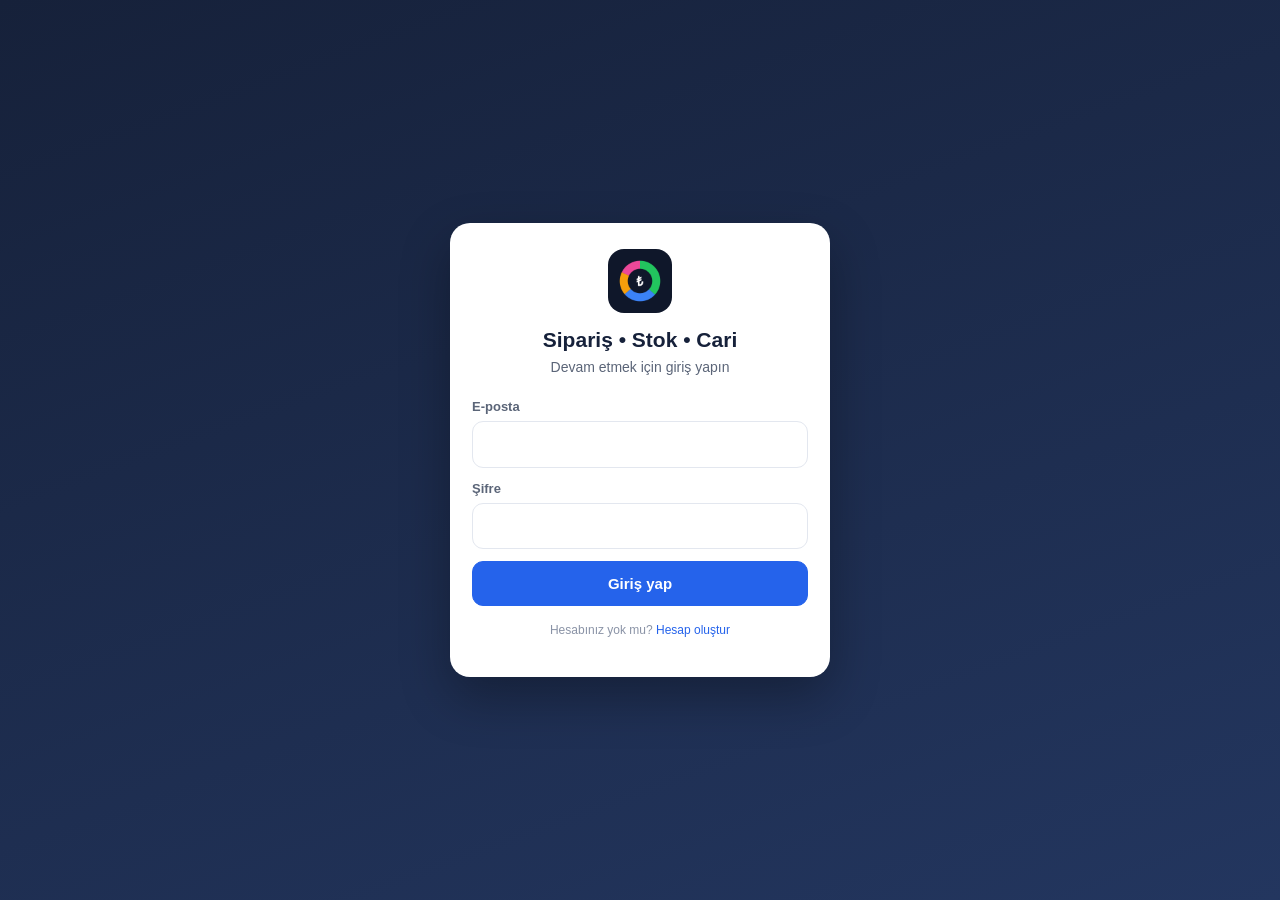
<file: index.html>
<!doctype html>
<html lang="tr">
<head>
  <meta charset="utf-8">
  <meta name="viewport" content="width=device-width, initial-scale=1, viewport-fit=cover">
  <title>Sipariş • Stok • Cari</title>
  <meta name="theme-color" content="#16213a">
  <meta name="apple-mobile-web-app-capable" content="yes">
  <meta name="mobile-web-app-capable" content="yes">
  <meta name="apple-mobile-web-app-status-bar-style" content="black-translucent">
  <meta name="apple-mobile-web-app-title" content="Stok Cari">
  <link rel="manifest" href="manifest.webmanifest?v=4">
  <link rel="icon" type="image/png" sizes="32x32" href="icons/favicon-32-v4.png">
  <link rel="icon" type="image/png" sizes="192x192" href="icons/icon-192-v4.png">
  <link rel="apple-touch-icon" href="icons/apple-touch-icon-v4.png">
  <link rel="stylesheet" href="styles.css">
</head>
<body>
  <div id="app"></div>
  <div id="modal-root"></div>
  <div id="toast-root"></div>
  <div id="print-root"></div>
  <script src="config.js"></script>
  <script src="ceviri-en.js"></script>
  <script src="app.js"></script>
</body>
</html>
</file>
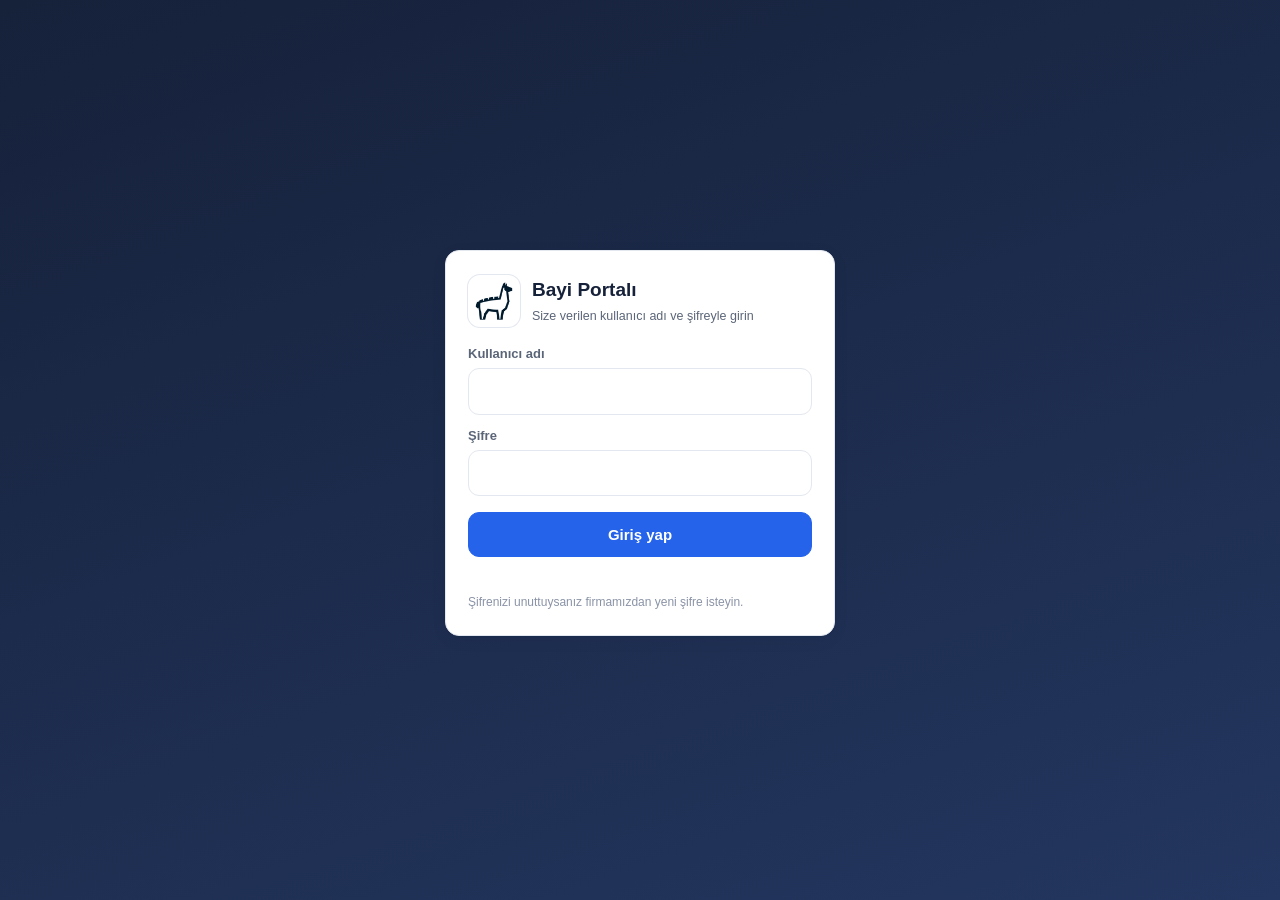
<file: bayi.html>
<!doctype html>
<html lang="tr">
<head>
  <meta charset="utf-8">
  <meta name="viewport" content="width=device-width, initial-scale=1, viewport-fit=cover">
  <meta name="robots" content="noindex, nofollow">
  <title>Bayi Portalı</title>
  <meta name="theme-color" content="#16213a">
  <meta name="apple-mobile-web-app-capable" content="yes">
  <meta name="mobile-web-app-capable" content="yes">
  <meta name="apple-mobile-web-app-status-bar-style" content="black-translucent">
  <meta name="apple-mobile-web-app-title" content="Bayi Portalı">
  <link rel="manifest" href="bayi.webmanifest">
  <link rel="icon" type="image/png" sizes="32x32" href="icons/lama-32.png">
  <link rel="icon" type="image/png" sizes="192x192" href="icons/lama-192.png">
  <link rel="apple-touch-icon" href="icons/lama-180.png">
  <link rel="stylesheet" href="styles.css">
  <style>
    .by-giris { min-height: 100vh; display: grid; place-items: center; padding: 20px 16px; background: linear-gradient(160deg, #16213a 0%, #23365f 100%); }
    .by-giris .card { width: 100%; max-width: 390px; padding: 24px 22px; }
    .by-marka { display: flex; align-items: center; gap: 12px; margin-bottom: 18px; }
    .by-marka img { width: 52px; height: 52px; border-radius: 12px; flex: none; background: #fff; box-shadow: 0 0 0 1px var(--line); }
    .by-logo { width: 32px; height: 32px; border-radius: 8px; flex: none; background: #fff; margin-right: 10px; }
    .by-marka b { display: block; font-size: 19px; } .by-marka small { color: var(--text-2); }
    .by-msj { margin-top: 10px; font-weight: 600; min-height: 1em; }
    .by-msj.ok { color: var(--green); } .by-msj.err { color: var(--red); }
    .bottomnav a { cursor: pointer; }
    @media (min-width: 900px) { .bottomnav { display: flex !important; position: fixed; left: 0; right: 0; bottom: 0; } .view { padding-bottom: 90px; } }
    .ur { display: flex; align-items: center; gap: 10px; padding: 11px 14px; border-bottom: 1px solid var(--line); }
    .ur:last-child { border-bottom: 0; }
    .ur .ad { font-weight: 650; line-height: 1.25; }
    .ur .alt { font-size: 12.5px; color: var(--text-2); margin-top: 3px; display: flex; gap: 6px; flex-wrap: wrap; align-items: center; }
    .ur .fy { font-weight: 800; font-variant-numeric: tabular-nums; white-space: nowrap; }
    .adet { display: flex; align-items: center; gap: 4px; flex: none; }
    .adet button { width: 34px; height: 34px; border-radius: 9px; border: 1px solid var(--line); background: var(--surface-2); color: var(--text); font-size: 19px; font-weight: 700; cursor: pointer; line-height: 1; }
    .adet input { width: 58px; text-align: center; padding: 7px 4px; font-weight: 700; }
    .ur.secili { background: var(--accent-soft); }
    .sepet-bar { position: sticky; bottom: calc(64px + var(--safe-bottom)); z-index: 20; margin: 10px 0 0; display: flex; flex-wrap: wrap; align-items: center; gap: 8px 10px; padding: 12px 14px; background: var(--brand); color: #fff; border-radius: 14px; box-shadow: 0 10px 30px rgba(0,0,0,.25); }
    .sepet-bar .btn { flex: none; } .sepet-bar .ozet { flex: 1 1 100%; white-space: nowrap; } @media (min-width: 560px) { .sepet-bar .ozet { flex: 1 1 auto; } }
    @media (min-width: 900px) { .sepet-bar { bottom: 76px; } }
    .tt { display: grid; grid-template-columns: 1fr auto; gap: 4px 14px; font-variant-numeric: tabular-nums; }
    .tt .b { font-weight: 800; font-size: 17px; }
    @media print {
      .topbar, .bottomnav, .no-print, .sepet-bar { display: none !important; }
      body, .view { background: #fff !important; padding: 0 !important; }
      .list, .card { box-shadow: none !important; border: 1px solid #ccc; }
      .print-only { display: block !important; }
    }
    .print-only { display: none; }
    .sh-body .tbl td.r { white-space: nowrap; }
  </style>
</head>
<body>
  <div id="app"></div>
  <div id="modal-root"></div>
  <script src="config.js"></script>
  <script src="bayi.js"></script>
</body>
</html>
</file>
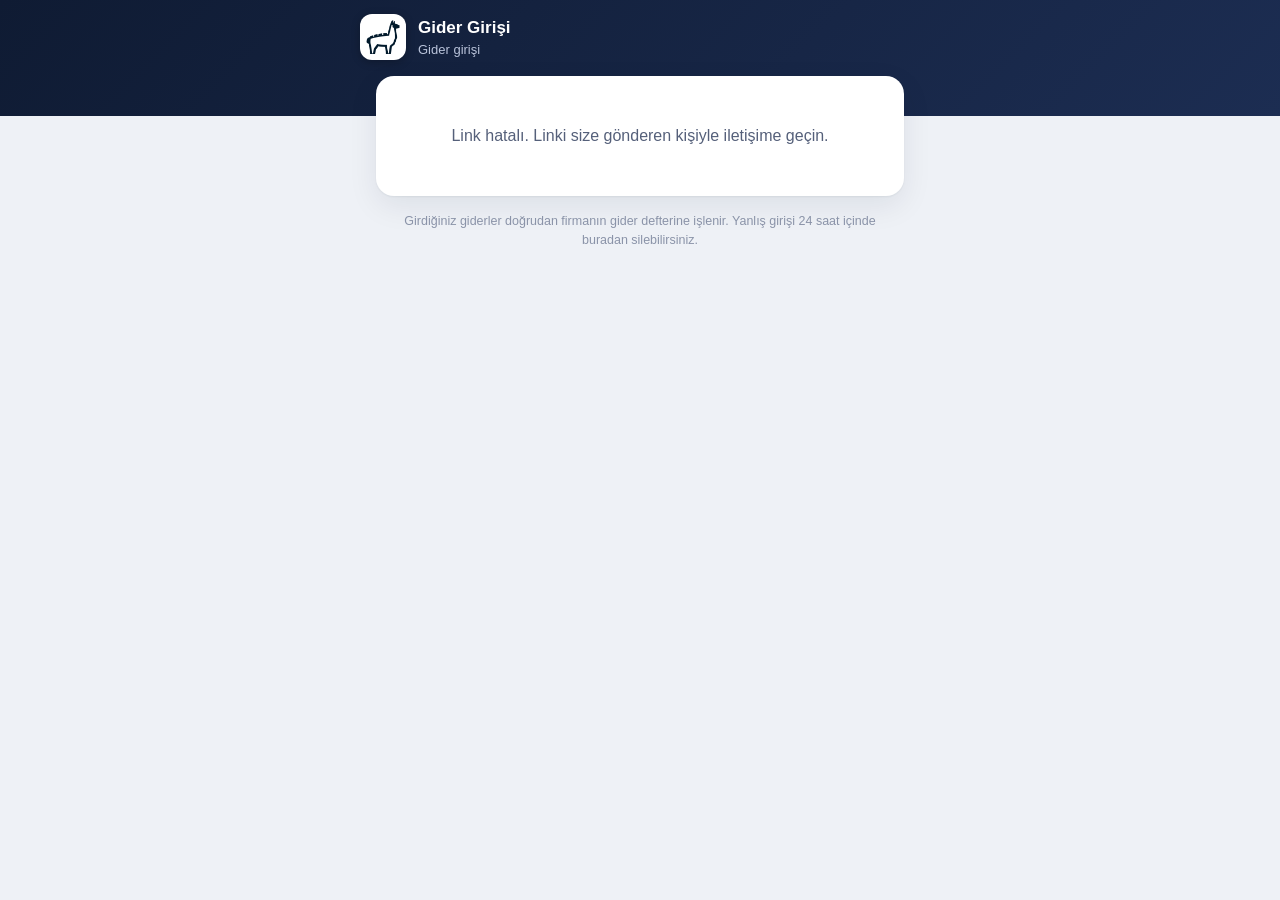
<file: gider.html>
<!doctype html>
<html lang="tr">
<head>
  <meta charset="utf-8">
  <meta name="viewport" content="width=device-width, initial-scale=1, viewport-fit=cover">
  <meta name="robots" content="noindex, nofollow">
  <meta name="referrer" content="no-referrer">
  <meta name="apple-mobile-web-app-capable" content="yes">
  <meta name="mobile-web-app-capable" content="yes">
  <meta name="apple-mobile-web-app-title" content="Gider Gir">
  <meta name="theme-color" content="#0f1b33">
  <title>Gider Girişi</title>
  <link rel="icon" type="image/png" sizes="32x32" href="icons/favicon-32-v4.png">
  <link rel="apple-touch-icon" href="icons/apple-touch-icon-v4.png">
  <style>
    :root { --bg:#eef1f6; --kart:#fff; --yazi:#0f1b33; --yazi2:#55607a; --yazi3:#8a93a8; --cizgi:#e2e6ee; --zemin2:#f6f8fb; --lacivert:#0f1b33; --lacivert2:#1c2d52; --vurgu:#2457d6; --yesil:#0b8a57; --yesil2:#e5f5ee; --kirmizi:#c93434; --turuncu:#d9670b; }
    * { box-sizing:border-box; }
    html { -webkit-text-size-adjust:100%; }
    body { margin:0; background:var(--bg); color:var(--yazi); font:16px/1.5 -apple-system, BlinkMacSystemFont, "Segoe UI", Roboto, "Helvetica Neue", Arial, sans-serif; }
    .ust { background:linear-gradient(135deg, var(--lacivert) 0%, var(--lacivert2) 100%); color:#fff; padding:calc(14px + env(safe-area-inset-top,0px)) 16px 56px; }
    .ust-ic { max-width:560px; margin:0 auto; display:flex; align-items:center; gap:12px; }
    .amblem { flex:none; width:46px; height:46px; border-radius:12px; display:grid; place-items:center; background:#fff; box-shadow:0 2px 8px rgba(0,0,0,.25); }
    .amblem img { width:34px; height:34px; object-fit:contain; display:block; }
    .ust b { display:block; font-size:17px; font-weight:750; }
    .ust small { display:block; font-size:13px; color:#b9c3da; }
    main { max-width:560px; margin:-40px auto 0; padding:0 16px calc(28px + env(safe-area-inset-bottom,0px)); }
    .kart { background:var(--kart); border-radius:18px; box-shadow:0 1px 2px rgba(15,27,51,.06), 0 10px 30px rgba(15,27,51,.08); padding:18px; }
    label.b { display:block; font-weight:700; margin:16px 0 8px; font-size:15px; }
    label.b:first-child { margin-top:0; }
    .tutar { position:relative; }
    .tutar input { width:100%; font:inherit; font-size:28px; font-weight:750; padding:12px 52px 12px 14px; border:1.5px solid var(--cizgi); border-radius:14px; background:var(--zemin2); color:var(--yazi); font-variant-numeric:tabular-nums; }
    .tutar span { position:absolute; right:16px; top:50%; transform:translateY(-50%); font-size:20px; font-weight:700; color:var(--yazi3); }
    input.in, select.in { width:100%; font:inherit; padding:12px 14px; border:1.5px solid var(--cizgi); border-radius:12px; background:var(--zemin2); color:var(--yazi); }
    input:focus, select:focus { outline:none; border-color:var(--vurgu); background:#fff; }
    .kats { display:grid; grid-template-columns:repeat(2, minmax(0,1fr)); gap:8px; }
    .kats button, .seg button { font:inherit; font-size:14px; font-weight:600; padding:10px 8px; border-radius:12px; border:1.5px solid var(--cizgi); background:#fff; color:var(--yazi2); cursor:pointer; }
    .kats button.on, .seg button.on { border-color:var(--vurgu); background:rgba(36,87,214,.07); color:var(--vurgu); }
    .seg { display:grid; grid-template-columns:repeat(4, minmax(0,1fr)); gap:6px; }
    .seg button { font-size:13px; padding:9px 4px; }
    .chk { display:flex; align-items:center; gap:10px; margin-top:14px; font-size:15px; }
    .chk input { width:20px; height:20px; accent-color:var(--vurgu); }
    .kaydet { margin-top:18px; width:100%; font:inherit; font-size:18px; font-weight:750; padding:15px; border:0; border-radius:14px; background:var(--yesil); color:#fff; cursor:pointer; box-shadow:0 6px 16px rgba(11,138,87,.25); }
    .kaydet:disabled { opacity:.6; }
    .hata { margin-top:10px; color:var(--kirmizi); font-weight:600; }
    .ok { margin-top:10px; color:var(--yesil); font-weight:700; }
    h3 { margin:22px 4px 8px; font-size:13px; text-transform:uppercase; letter-spacing:.06em; color:var(--yazi3); }
    .liste { background:var(--kart); border-radius:16px; overflow:hidden; box-shadow:0 1px 2px rgba(15,27,51,.05); }
    .sat { display:flex; align-items:center; gap:10px; padding:11px 14px; border-top:1px solid var(--cizgi); }
    .sat:first-child { border-top:0; }
    .sat .a { flex:1; min-width:0; } .sat .a b { display:block; font-size:15px; overflow:hidden; text-overflow:ellipsis; white-space:nowrap; } .sat .a small { color:var(--yazi2); font-size:13px; }
    .sat .t { font-weight:750; font-variant-numeric:tabular-nums; white-space:nowrap; }
    .sat button { font:inherit; font-size:12px; padding:5px 9px; border-radius:8px; border:1px solid var(--cizgi); background:#fff; color:var(--kirmizi); cursor:pointer; }
    .bos { text-align:center; padding:30px 16px; color:var(--yazi2); }
    .not { margin:16px 4px 0; font-size:12.5px; color:var(--yazi3); text-align:center; }
  </style>
</head>
<body>
  <div class="ust"><div class="ust-ic"><div class="amblem"><img src="icons/lama.png" alt=""></div><div><b id="firma">Gider Girişi</b><small id="kim">Gider girişi</small></div></div></div>
  <main>
    <div class="kart" id="icerik"><div class="bos">Yükleniyor…</div></div>
    <div id="gecmis"></div>
    <p class="not">Girdiğiniz giderler doğrudan firmanın gider defterine işlenir. Yanlış girişi 24 saat içinde buradan silebilirsiniz.</p>
  </main>
  <script src="config.js"></script>
  <script src="gider.js"></script>
</body>
</html>
</file>
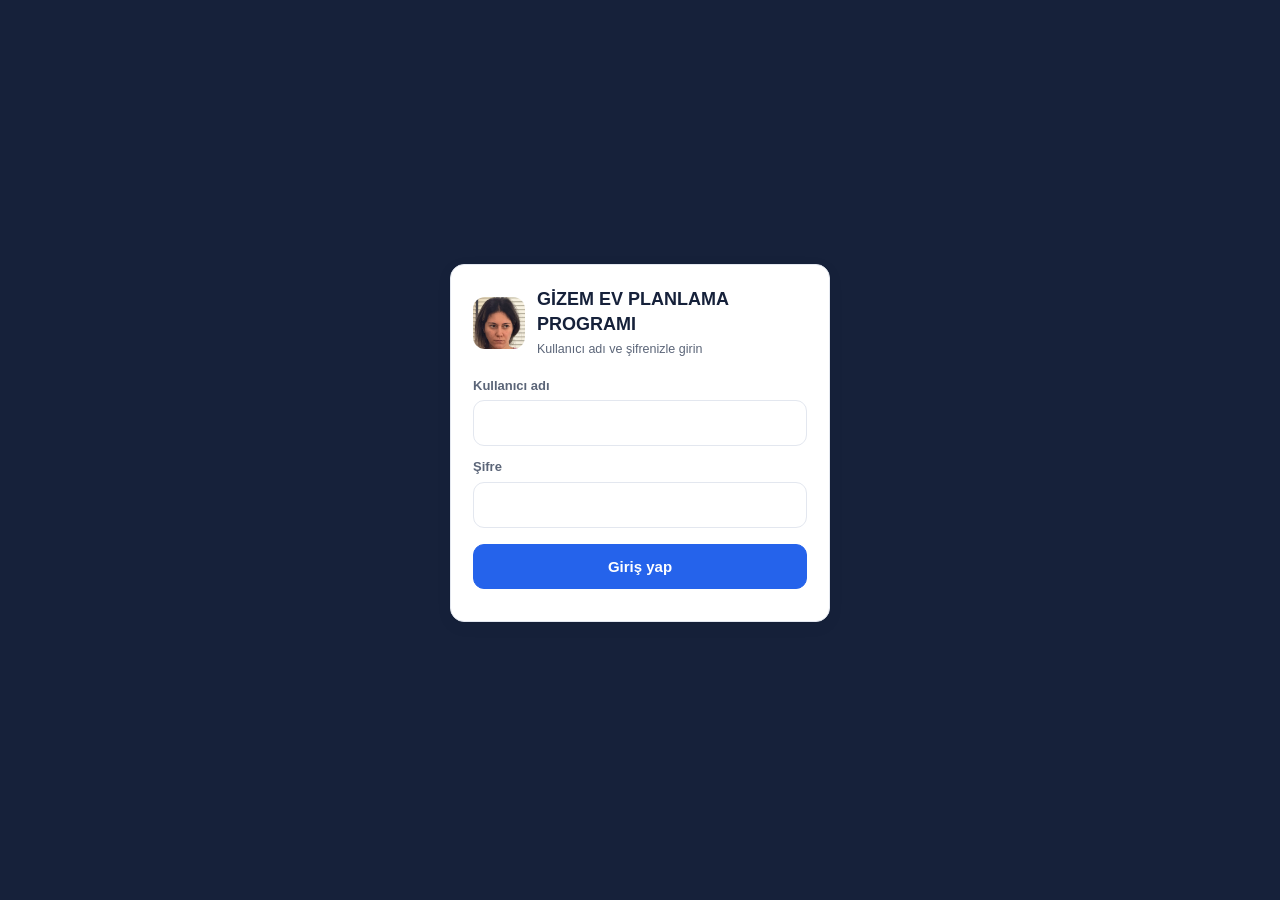
<file: harcama.html>
<!doctype html>
<html lang="tr">
<head>
  <meta charset="utf-8">
  <meta name="viewport" content="width=device-width, initial-scale=1, viewport-fit=cover">
  <meta name="robots" content="noindex, nofollow">
  <title>GİZEM EV PLANLAMA PROGRAMI</title>
  <meta name="theme-color" content="#16213a">
  <meta name="apple-mobile-web-app-capable" content="yes">
  <meta name="mobile-web-app-capable" content="yes">
  <meta name="apple-mobile-web-app-status-bar-style" content="black-translucent">
  <meta name="apple-mobile-web-app-title" content="Gizem Ev">
  <link rel="manifest" href="harcama.webmanifest">
  <link rel="icon" type="image/png" sizes="192x192" href="icons/ev-192.png">
  <link rel="apple-touch-icon" href="icons/ev-180.png">
  <link rel="stylesheet" href="styles.css">
  <style>
    .hc-giris { min-height: 100vh; display: grid; place-items: center; padding: 20px 16px; background: var(--brand); }
    .hc-giris .card { width: 100%; max-width: 380px; padding: 22px; }
    .hc-marka { display: flex; align-items: center; gap: 12px; margin-bottom: 18px; }
    .hc-amblem { width: 52px; height: 52px; flex: none; }
    .hc-amblem img { width: 52px; height: 52px; border-radius: 12px; display: block; }
    .hc-marka b { display: block; font-size: 18px; } .hc-marka small { color: var(--text-2); }
    .hc-ust { display: flex; align-items: center; gap: 10px; }
    .hc-ust img { width: 30px; height: 30px; border-radius: 8px; flex: none; box-shadow: 0 0 0 1px rgba(255,255,255,.25); }
    .kats { display: grid; grid-template-columns: repeat(2, minmax(0, 1fr)); gap: 8px; }
    .kats button { font: inherit; font-size: 14px; font-weight: 600; padding: 10px 6px; border-radius: 10px; border: 1.5px solid var(--line); background: var(--surface); color: var(--text-2); cursor: pointer; }
    .kats button.on { border-color: var(--accent); background: var(--accent-soft); color: var(--accent); }
    .hc-tutar { font-size: 26px !important; font-weight: 750; }
    .hc-msj { margin-top: 10px; font-weight: 600; }
    .hc-msj.ok { color: var(--green); } .hc-msj.err { color: var(--red); }
    .bottomnav a { cursor: pointer; }
    @media (min-width: 900px) { .bottomnav { display: flex !important; position: fixed; left: 0; right: 0; bottom: 0; } }
  </style>
</head>
<body>
  <div id="app"></div>
  <script src="config.js"></script>
  <script src="harcama.js"></script>
</body>
</html>
</file>
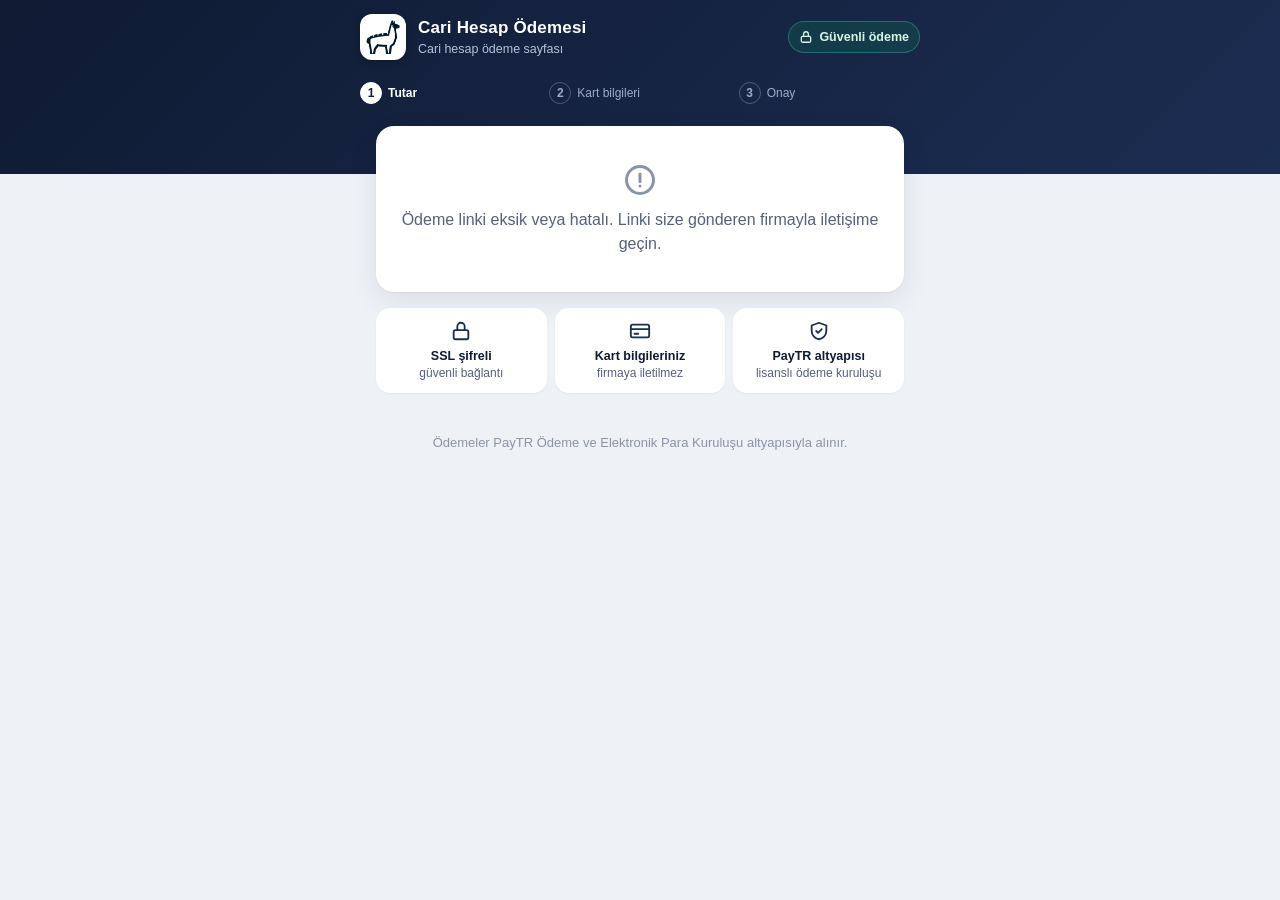
<file: odeme.html>
<!doctype html>
<html lang="tr">
<head>
  <meta charset="utf-8">
  <meta name="viewport" content="width=device-width, initial-scale=1, viewport-fit=cover">
  <meta name="robots" content="noindex, nofollow">
  <meta name="referrer" content="no-referrer">
  <title>Güvenli Ödeme</title>
  <meta name="theme-color" content="#0f1b33">
  <link rel="icon" type="image/png" sizes="32x32" href="icons/lama-32.png">
  <link rel="apple-touch-icon" href="icons/lama-180.png">
  <style>
    :root {
      --bg:#eef1f6; --kart:#fff; --yazi:#0f1b33; --yazi2:#55607a; --yazi3:#8a93a8; --cizgi:#e2e6ee; --zemin2:#f6f8fb;
      --lacivert:#0f1b33; --lacivert2:#1c2d52; --vurgu:#2457d6; --yesil:#0b8a57; --yesil2:#e5f5ee; --kirmizi:#c93434; --altin:#c8a45a;
    }
    * { box-sizing:border-box; }
    html { -webkit-text-size-adjust:100%; }
    body { margin:0; background:var(--bg); color:var(--yazi); font:16px/1.5 -apple-system, BlinkMacSystemFont, "Segoe UI", Roboto, "Helvetica Neue", Arial, sans-serif; }
    .ust { background:linear-gradient(135deg, var(--lacivert) 0%, var(--lacivert2) 100%); color:#fff; padding:calc(14px + env(safe-area-inset-top,0px)) 16px 70px; }
    .ust-ic { max-width:560px; margin:0 auto; display:flex; align-items:center; justify-content:space-between; gap:12px; }
    .marka { display:flex; align-items:center; gap:12px; min-width:0; }
    .amblem { flex:none; width:46px; height:46px; border-radius:12px; display:grid; place-items:center; background:#fff; box-shadow:0 2px 8px rgba(0,0,0,.25); }
    .amblem img { width:34px; height:34px; object-fit:contain; display:block; }
    .marka b { display:block; font-size:17px; font-weight:750; letter-spacing:.01em; white-space:nowrap; overflow:hidden; text-overflow:ellipsis; }
    .marka small { display:block; font-size:12.5px; color:#b9c3da; }
    .rozet { flex:none; display:inline-flex; align-items:center; gap:6px; font-size:12.5px; font-weight:650; color:#d9f3e7; background:rgba(11,138,87,.22); border:1px solid rgba(80,200,150,.35); padding:6px 10px; border-radius:999px; }
    .rozet svg { width:14px; height:14px; }
    .adimlar { max-width:560px; margin:22px auto 0; display:flex; gap:8px; }
    .adim { flex:1; font-size:12px; color:#9fabc6; display:flex; align-items:center; gap:6px; min-width:0; }
    .adim i { flex:none; font-style:normal; width:22px; height:22px; border-radius:50%; display:grid; place-items:center; font-size:12px; font-weight:700; border:1px solid rgba(255,255,255,.25); }
    .adim span { white-space:nowrap; overflow:hidden; text-overflow:ellipsis; }
    .adim.on { color:#fff; font-weight:650; } .adim.on i { background:#fff; color:var(--lacivert); border-color:#fff; }
    main { max-width:560px; margin:-48px auto 0; padding:0 16px 28px; }
    .kart { background:var(--kart); border-radius:18px; box-shadow:0 1px 2px rgba(15,27,51,.06), 0 10px 30px rgba(15,27,51,.08); overflow:hidden; }
    .bolum { padding:20px; }
    .bolum + .bolum { border-top:1px solid var(--cizgi); }
    .etiket { font-size:12px; color:var(--yazi3); font-weight:700; text-transform:uppercase; letter-spacing:.06em; }
    .unvan { font-size:18px; font-weight:700; margin-top:2px; overflow-wrap:anywhere; }
    .bakiye { margin-top:14px; display:flex; justify-content:space-between; align-items:baseline; gap:10px; padding:12px 14px; border-radius:12px; background:var(--zemin2); border:1px solid var(--cizgi); }
    .bakiye span { font-size:14px; color:var(--yazi2); }
    .bakiye b { font-size:19px; font-variant-numeric:tabular-nums; white-space:nowrap; }
    .not { margin-top:12px; font-size:14px; color:var(--yazi2); white-space:pre-line; padding-left:10px; border-left:3px solid var(--altin); }
    label.b { display:block; font-weight:700; margin:0 0 8px; }
    .tutar { position:relative; }
    .tutar input { width:100%; font:inherit; font-size:28px; font-weight:750; padding:14px 56px 14px 16px; border:1.5px solid var(--cizgi); border-radius:14px; background:var(--zemin2); color:var(--yazi); font-variant-numeric:tabular-nums; transition:border-color .15s, background .15s; }
    .tutar input:focus { outline:none; border-color:var(--vurgu); background:#fff; box-shadow:0 0 0 4px rgba(36,87,214,.1); }
    .tutar span { position:absolute; right:18px; top:50%; transform:translateY(-50%); font-size:20px; font-weight:700; color:var(--yazi3); }
    .hizli { margin-top:10px; }
    .hizli button { font:inherit; font-size:14px; padding:7px 12px; border-radius:999px; border:1px solid var(--cizgi); background:#fff; color:var(--vurgu); font-weight:600; cursor:pointer; }
    .secenekler { display:grid; gap:8px; }
    .secenek { display:flex; align-items:center; gap:12px; padding:12px 14px; border:1.5px solid var(--cizgi); border-radius:12px; cursor:pointer; transition:border-color .15s, background .15s; }
    .secenek input { accent-color:var(--vurgu); width:18px; height:18px; margin:0; flex:none; }
    .secenek .a { flex:1; min-width:0; } .secenek .a b { display:block; font-size:15px; } .secenek .a small { color:var(--yazi2); font-size:13px; }
    .secenek .t { font-weight:750; font-variant-numeric:tabular-nums; white-space:nowrap; }
    .secenek:has(input:checked) { border-color:var(--vurgu); background:rgba(36,87,214,.05); }
    .bilgi { font-size:14px; color:var(--yazi2); display:flex; gap:8px; align-items:flex-start; }
    .bilgi svg { flex:none; width:18px; height:18px; margin-top:2px; color:var(--yesil); }
    .ozet { display:grid; gap:6px; font-size:15px; }
    .ozet div { display:flex; justify-content:space-between; gap:12px; } .ozet div span:last-child { font-variant-numeric:tabular-nums; white-space:nowrap; }
    .ozet .top { border-top:1px dashed var(--cizgi); padding-top:10px; margin-top:4px; font-weight:800; font-size:18px; }
    .ozet .sil { color:var(--yazi2); }
    .ode { margin-top:16px; width:100%; display:flex; align-items:center; justify-content:center; gap:10px; font:inherit; font-size:18px; font-weight:750; padding:16px; border:0; border-radius:14px; background:var(--yesil); color:#fff; cursor:pointer; box-shadow:0 6px 16px rgba(11,138,87,.25); }
    .ode svg { width:20px; height:20px; }
    .ode:disabled { opacity:.6; cursor:default; box-shadow:none; }
    .hata { margin-top:12px; color:var(--kirmizi); font-weight:600; font-size:15px; }
    .yonlen { margin-top:10px; font-size:13px; color:var(--yazi3); text-align:center; }
    .guven { display:grid; grid-template-columns:repeat(3, minmax(0,1fr)); gap:8px; margin-top:16px; }
    .guven div { background:var(--kart); border-radius:14px; padding:12px 8px; text-align:center; font-size:12px; color:var(--yazi2); line-height:1.35; box-shadow:0 1px 2px rgba(15,27,51,.05); }
    .guven svg { display:block; margin:0 auto 6px; width:22px; height:22px; color:var(--lacivert2); }
    .guven b { display:block; color:var(--yazi); font-size:12.5px; }
    footer { max-width:560px; margin:0 auto; padding:6px 16px calc(28px + env(safe-area-inset-bottom,0px)); text-align:center; font-size:13px; color:var(--yazi3); }
    footer b { color:var(--yazi2); }
    footer a { color:var(--yazi2); text-decoration:none; }
    footer .il { margin-top:4px; display:flex; flex-wrap:wrap; justify-content:center; gap:4px 14px; }
    .basari { background:var(--yesil2); }
    .basari-ust { display:flex; gap:12px; align-items:flex-start; }
    .basari-ust svg { flex:none; width:30px; height:30px; color:var(--yesil); }
    .basari-ust b { display:block; font-size:18px; color:var(--yesil); } .basari-ust span { font-size:14px; color:var(--yazi2); }
    .mk-btn { margin-top:14px; width:100%; display:flex; align-items:center; justify-content:center; gap:8px; font:inherit; font-weight:700; font-size:16px; padding:13px; border-radius:12px; border:1.5px solid var(--yesil); background:#fff; color:var(--yesil); cursor:pointer; }
    .mk-btn svg { width:18px; height:18px; } .mk-btn:disabled { opacity:.6; }
    .mk-btn.kucuk { margin:0; width:auto; font-size:14px; padding:7px 12px; border-color:var(--cizgi); color:var(--vurgu); }
    .gecmis { display:grid; gap:8px; }
    .gs { display:flex; align-items:center; justify-content:space-between; gap:10px; padding:10px 12px; border:1px solid var(--cizgi); border-radius:12px; }
    .gs b { display:block; font-variant-numeric:tabular-nums; } .gs small { color:var(--yazi2); font-size:13px; }
    .kontrol { display:flex; gap:10px; align-items:center; font-size:15px; color:var(--yazi2); background:var(--zemin2); }
    .kontrol svg { flex:none; width:20px; height:20px; }
    .donen { flex:none; width:18px; height:18px; border:2.5px solid var(--cizgi); border-top-color:var(--vurgu); border-radius:50%; animation:don .8s linear infinite; }
    @keyframes don { to { transform:rotate(360deg); } }
    .bos { text-align:center; padding:36px 20px; color:var(--yazi2); }
    .bos svg { width:36px; height:36px; color:var(--yazi3); display:block; margin:0 auto 10px; }
    @media (max-width:380px) { .adim span { display:none; } .adim { justify-content:center; } .guven div { font-size:11px; } }
  </style>
</head>
<body>
  <div class="ust">
    <div class="ust-ic">
      <div class="marka"><div class="amblem"><img src="icons/lama.png" alt=""></div><div><b id="firma">Cari Hesap Ödemesi</b><small>Cari hesap ödeme sayfası</small></div></div>
      <span class="rozet"><svg viewBox="0 0 24 24" fill="none" stroke="currentColor" stroke-width="2.2" stroke-linecap="round" stroke-linejoin="round"><rect x="4" y="11" width="16" height="10" rx="2"/><path d="M8 11V7a4 4 0 0 1 8 0v4"/></svg>Güvenli ödeme</span>
    </div>
    <div class="adimlar"><div class="adim on"><i>1</i><span>Tutar</span></div><div class="adim"><i>2</i><span>Kart bilgileri</span></div><div class="adim"><i>3</i><span>Onay</span></div></div>
  </div>
  <main>
    <div class="kart" id="icerik"><div class="bos">Yükleniyor…</div></div>
    <div class="guven">
      <div><svg viewBox="0 0 24 24" fill="none" stroke="currentColor" stroke-width="2" stroke-linecap="round" stroke-linejoin="round"><rect x="4" y="11" width="16" height="10" rx="2"/><path d="M8 11V7a4 4 0 0 1 8 0v4"/></svg><b>SSL şifreli</b>güvenli bağlantı</div>
      <div><svg viewBox="0 0 24 24" fill="none" stroke="currentColor" stroke-width="2" stroke-linecap="round" stroke-linejoin="round"><rect x="2" y="5" width="20" height="14" rx="2"/><path d="M2 10h20"/><path d="M6 15h4"/></svg><b>Kart bilgileriniz</b>firmaya iletilmez</div>
      <div><svg viewBox="0 0 24 24" fill="none" stroke="currentColor" stroke-width="2" stroke-linecap="round" stroke-linejoin="round"><path d="M12 3l8 3v6c0 4.5-3.4 8.3-8 9-4.6-.7-8-4.5-8-9V6l8-3z"/><path d="M9 12l2 2 4-4"/></svg><b>PayTR altyapısı</b>lisanslı ödeme kuruluşu</div>
    </div>
  </main>
  <footer id="alt"></footer>
  <script src="config.js"></script>
  <script src="odeme.js"></script>
</body>
</html>
</file>
<file: styles.css>
/* ===================== TEMA ===================== */
:root {
  --bg: #e9edf3;
  --surface: #ffffff;
  --surface-2: #f7f8fb;
  --line: #e3e7ef;
  --text: #16213a;
  --text-2: #5b6578;
  --text-3: #8a93a6;
  --brand: #16213a;
  --accent: #2563eb;
  --accent-soft: #e8efff;
  --green: #0f9d63;
  --green-soft: #e3f6ed;
  --orange: #d9670b;
  --orange-soft: #fdf0e3;
  --red: #d63a3a;
  --red-soft: #fdeaea;
  --purple: #7046d6;
  --purple-soft: #efe9fd;
  --shadow: 0 1px 2px rgba(22,33,58,.06), 0 4px 16px rgba(22,33,58,.06);
  --radius: 14px;
  --safe-top: env(safe-area-inset-top, 0px);
  --safe-bottom: env(safe-area-inset-bottom, 0px);
  color-scheme: light;
}
/* koyu tema (Ayarlar > Gorunum) */
html.koyu {
    --bg: #0e1424;
    --surface: #161e33;
    --surface-2: #1b2440;
    --line: #273152;
    --text: #e9edf6;
    --text-2: #a7b0c4;
    --text-3: #7d87a0;
    --brand: #0b1020;
    --accent: #5b8cff;
    --accent-soft: #1d2b52;
    --green: #33c38a;
    --green-soft: #133829;
    --orange: #f29a4a;
    --orange-soft: #3a2817;
    --red: #f06b6b;
    --red-soft: #3d1c22;
    --purple: #a58bf5;
    --purple-soft: #2a2350;
    --shadow: 0 1px 2px rgba(0,0,0,.3), 0 4px 16px rgba(0,0,0,.25);
    color-scheme: dark;
  }


* { box-sizing: border-box; -webkit-tap-highlight-color: transparent; }
html, body { margin: 0; height: 100%; }
body {
  font-family: -apple-system, BlinkMacSystemFont, "SF Pro Text", "Segoe UI", Roboto, Helvetica, Arial, sans-serif;
  font-size: 15px; line-height: 1.4; color: var(--text); background: var(--bg);
  -webkit-font-smoothing: antialiased;
}
button, input, select, textarea { font: inherit; color: inherit; }
a { color: var(--accent); text-decoration: none; }
.num { font-variant-numeric: tabular-nums; }
.muted { color: var(--text-2); }
.small { font-size: 13px; }
.tiny { font-size: 12px; color: var(--text-3); }
.right { text-align: right; }
.hidden { display: none !important; }

/* ===================== YERLESIM ===================== */
.shell { display: flex; min-height: 100vh; }
.sidebar { display: none; }
.main { flex: 1; min-width: 0; display: flex; flex-direction: column; }
.topbar {
  position: sticky; top: 0; z-index: 20;
  background: var(--brand); color: #fff;
  padding: calc(var(--safe-top) + 10px) 16px 12px;
  display: flex; align-items: center; gap: 10px;
}
.topbar h1 { font-size: 19px; margin: 0; font-weight: 700; flex: 1; min-width: 0; white-space: nowrap; overflow: hidden; text-overflow: ellipsis; }
.topbar .back { background: none; border: 0; color: #fff; padding: 4px 6px 4px 0; display: flex; align-items: center; cursor: pointer; }
.topbar .tb-btn {
  background: rgba(255,255,255,.14); border: 0; color: #fff; border-radius: 10px;
  padding: 7px 12px; font-weight: 600; font-size: 14px; display: inline-flex; align-items: center; gap: 6px; cursor: pointer;
}
.view { padding: 14px 14px calc(90px + var(--safe-bottom)); max-width: 1180px; width: 100%; margin: 0 auto; }

.bottomnav {
  position: fixed; left: 0; right: 0; bottom: 0; z-index: 30;
  background: var(--surface); border-top: 1px solid var(--line);
  display: flex; padding-bottom: var(--safe-bottom);
}
.bottomnav a {
  flex: 1; display: flex; flex-direction: column; align-items: center; gap: 2px;
  padding: 8px 2px 7px; color: var(--text-3); font-size: 11px; font-weight: 600;
}
.bottomnav a.active { color: var(--accent); }
.bottomnav svg, .sidebar svg { width: 23px; height: 23px; }

@media (min-width: 900px) {
  .sidebar {
    display: flex; flex-direction: column; width: 232px; flex-shrink: 0;
    background: var(--brand); color: #cfd6e6; position: sticky; top: 0; height: 100vh; padding: 20px 12px;
  }
  .sidebar .brand { color: #fff; font-weight: 800; font-size: 17px; padding: 4px 10px 18px; letter-spacing: -.2px; }
  .sidebar .brand small { display: block; font-weight: 500; font-size: 12px; color: #8f9bb8; margin-top: 2px; }
  .sidebar a { display: flex; align-items: center; gap: 12px; color: #cfd6e6; padding: 10px 12px; border-radius: 10px; font-weight: 600; margin-bottom: 2px; }
  .sidebar a:hover { background: rgba(255,255,255,.06); }
  .sidebar a.active { background: rgba(255,255,255,.12); color: #fff; }
  .sidebar .spacer { flex: 1; }
  .sidebar .who { font-size: 12px; color: #8f9bb8; padding: 8px 12px; }
  .bottomnav { display: none; }
  .topbar { padding-top: 14px; }
  .view { padding: 20px 24px 40px; }
}

/* ===================== KARTLAR ===================== */
.card { background: var(--surface); border-radius: var(--radius); box-shadow: var(--shadow); padding: 14px; margin-bottom: 14px; border: 1px solid var(--line); }
.card h2, .section-title { font-size: 13px; text-transform: uppercase; letter-spacing: .6px; color: var(--text-3); margin: 0 0 10px; font-weight: 700; }
.section-title { margin: 18px 4px 8px; display: flex; align-items: center; justify-content: space-between; }
.section-title a { text-transform: none; letter-spacing: 0; font-size: 14px; }

.kpis { display: grid; grid-template-columns: repeat(2, 1fr); gap: 10px; margin-bottom: 14px; }
@media (min-width: 700px) { .kpis { grid-template-columns: repeat(4, 1fr); } }
.kpi { background: var(--surface); border-radius: var(--radius); box-shadow: var(--shadow); padding: 12px 14px; border: 1px solid var(--line); border-top: 3px solid var(--accent); }
.kpi .l { font-size: 12px; color: var(--text-3); font-weight: 700; text-transform: uppercase; letter-spacing: .4px; }
.kpi .v { font-size: 21px; font-weight: 800; margin-top: 4px; letter-spacing: -.3px; }
.kpi .s { font-size: 12px; color: var(--text-2); margin-top: 2px; }
.kpi.green { border-top-color: var(--green); } .kpi.orange { border-top-color: var(--orange); }
.kpi.red { border-top-color: var(--red); } .kpi.purple { border-top-color: var(--purple); }

.quick { display: grid; grid-template-columns: repeat(2, 1fr); gap: 10px; margin-bottom: 6px; }
@media (min-width: 700px) { .quick { grid-template-columns: repeat(4, 1fr); } }
.quick button {
  border: 0; border-radius: var(--radius); padding: 14px 12px; color: #fff; font-weight: 700; font-size: 15px;
  display: flex; align-items: center; gap: 10px; cursor: pointer; box-shadow: var(--shadow); text-align: left;
}
.quick button svg { width: 22px; height: 22px; flex-shrink: 0; }
.q-blue { background: var(--accent); } .q-green { background: var(--green); }
.q-orange { background: var(--orange); } .q-purple { background: var(--purple); }

/* ===================== LISTELER ===================== */
.list { background: var(--surface); border-radius: var(--radius); box-shadow: var(--shadow); overflow: hidden; margin-bottom: 14px; }
.row {
  display: flex; align-items: center; gap: 12px; padding: 12px 14px; border-bottom: 1px solid var(--line); cursor: pointer;
}
.row:last-child { border-bottom: 0; }
.row:active { background: var(--surface-2); }
.row .main-col { flex: 1; min-width: 0; }
.row .t { font-weight: 650; white-space: nowrap; overflow: hidden; text-overflow: ellipsis; }
.row .st { font-size: 13px; color: var(--text-2); margin-top: 2px; display: flex; gap: 6px; flex-wrap: wrap; align-items: center; }
.row .end { text-align: right; flex-shrink: 0; }
.row .amt { font-weight: 750; font-variant-numeric: tabular-nums; }
.empty { padding: 28px 16px; text-align: center; color: var(--text-3); }

.badge { display: inline-block; font-size: 11.5px; font-weight: 700; padding: 2px 8px; border-radius: 999px; background: var(--surface-2); color: var(--text-2); white-space: nowrap; }
.b-blue { background: var(--accent-soft); color: var(--accent); }
.b-green { background: var(--green-soft); color: var(--green); }
.b-orange { background: var(--orange-soft); color: var(--orange); }
.b-red { background: var(--red-soft); color: var(--red); }
.b-purple { background: var(--purple-soft); color: var(--purple); }

/* tablo (genis ekranlar) */
.table-wrap { overflow-x: auto; -webkit-overflow-scrolling: touch; }
table.tbl { width: 100%; border-collapse: collapse; font-size: 14px; }
.tbl th { text-align: left; font-size: 12px; color: var(--text-3); text-transform: uppercase; letter-spacing: .4px; font-weight: 700; padding: 9px 10px; border-bottom: 1px solid var(--line); white-space: nowrap; background: var(--surface-2); position: sticky; top: 0; }
.tbl td { padding: 9px 10px; border-bottom: 1px solid var(--line); vertical-align: middle; }
.tbl tr:last-child td { border-bottom: 0; }
.tbl td.r, .tbl th.r { text-align: right; font-variant-numeric: tabular-nums; }
.tbl tr.click { cursor: pointer; }
.tbl tr.click:hover td { background: var(--surface-2); }
.tbl tfoot td { font-weight: 800; background: var(--surface-2); }

/* ===================== ARAC CUBUGU / FILTRE ===================== */
.toolbar { display: flex; gap: 8px; margin-bottom: 10px; flex-wrap: wrap; align-items: center; }
.search {
  flex: 1; min-width: 180px; display: flex; align-items: center; gap: 8px; background: var(--surface);
  border: 1px solid var(--line); border-radius: 12px; padding: 0 12px;
}
.search input { border: 0; outline: 0; background: transparent; padding: 10px 0; flex: 1; min-width: 0; }
.search svg { width: 18px; height: 18px; color: var(--text-3); }
.chips { display: flex; gap: 6px; overflow-x: auto; padding-bottom: 2px; margin-bottom: 10px; -webkit-overflow-scrolling: touch; }
.chip {
  border: 1px solid var(--line); background: var(--surface); padding: 6px 12px; border-radius: 999px;
  font-size: 13.5px; font-weight: 600; white-space: nowrap; cursor: pointer; color: var(--text-2);
}
.chip.on { background: var(--brand); color: #fff; border-color: var(--brand); }
/* koyu tema (Ayarlar > Gorunum) */
html.koyu .chip.on { background: var(--accent); border-color: var(--accent); }


/* ===================== BUTONLAR ===================== */
.btn {
  border: 0; border-radius: 11px; padding: 11px 16px; font-weight: 700; cursor: pointer;
  background: var(--surface-2); color: var(--text); display: inline-flex; align-items: center; justify-content: center; gap: 7px;
  border: 1px solid var(--line);
}
.btn svg { width: 18px; height: 18px; }
.btn.primary { background: var(--accent); color: #fff; border-color: var(--accent); }
.btn.green { background: var(--green); color: #fff; border-color: var(--green); }
.btn.orange { background: var(--orange); color: #fff; border-color: var(--orange); }
.btn.red { background: var(--red-soft); color: var(--red); border-color: transparent; }
.btn.ghost { background: transparent; border-color: transparent; color: var(--accent); padding-left: 8px; padding-right: 8px; }
.btn.block { width: 100%; }
.btn.sm { padding: 7px 11px; font-size: 13.5px; border-radius: 9px; }
.btn:disabled { opacity: .55; cursor: default; }
.btn-row { display: flex; gap: 8px; flex-wrap: wrap; }
.btn-row .btn { flex: 1; min-width: 130px; }

/* ===================== FORMLAR ===================== */
.field { margin-bottom: 12px; }
.field label { display: block; font-size: 13px; font-weight: 700; color: var(--text-2); margin-bottom: 5px; }
.field .hint { font-size: 12px; color: var(--text-3); margin-top: 4px; }
.input, select.input, textarea.input {
  width: 100%; padding: 11px 12px; border: 1px solid var(--line); border-radius: 11px;
  background: var(--surface); outline: none; font-size: 16px; /* iOS zoom engeli */
  -webkit-appearance: none; appearance: none;
}
select.input { background-image: linear-gradient(45deg, transparent 50%, var(--text-3) 50%), linear-gradient(135deg, var(--text-3) 50%, transparent 50%); background-position: calc(100% - 18px) 50%, calc(100% - 13px) 50%; background-size: 5px 5px; background-repeat: no-repeat; padding-right: 30px; }
.input:focus { border-color: var(--accent); box-shadow: 0 0 0 3px var(--accent-soft); }
textarea.input { min-height: 70px; resize: vertical; }
.grid2 { display: grid; grid-template-columns: 1fr 1fr; gap: 10px; }
.grid3 { display: grid; grid-template-columns: 1fr 1fr 1fr; gap: 10px; }
@media (max-width: 520px) { .grid3 { grid-template-columns: 1fr 1fr; } }
.seg { display: flex; background: var(--surface-2); border: 1px solid var(--line); border-radius: 11px; padding: 3px; gap: 3px; }
.seg button { flex: 1; border: 0; background: transparent; padding: 8px 10px; border-radius: 8px; font-weight: 700; cursor: pointer; color: var(--text-2); }
.seg button.on { background: var(--surface); color: var(--text); box-shadow: var(--shadow); }
.seg button.on.r { background: var(--accent); color: #fff; }
.seg button.on.gr { background: var(--purple); color: #fff; }
.check { display: flex; align-items: center; gap: 10px; font-weight: 600; cursor: pointer; padding: 6px 0; }
.check input { width: 20px; height: 20px; accent-color: var(--accent); }

/* otomatik tamamlama */
.picker { position: relative; }
.picker .dd {
  position: absolute; left: 0; right: 0; top: calc(100% + 4px); z-index: 60; background: var(--surface);
  border: 1px solid var(--line); border-radius: 12px; box-shadow: var(--shadow); max-height: 280px; overflow-y: auto;
}
.picker .dd .opt { padding: 10px 12px; border-bottom: 1px solid var(--line); cursor: pointer; }
.picker .dd .opt:last-child { border-bottom: 0; }
.picker .dd .opt:hover, .picker .dd .opt.hl { background: var(--accent-soft); }
.picker .dd .opt .o1 { font-weight: 650; }
.picker .dd .opt .o2 { font-size: 12.5px; color: var(--text-2); }
.picker .dd .add { color: var(--accent); font-weight: 700; }

/* siparis kalemleri */
.lines .line { border: 1px solid var(--line); border-radius: 12px; padding: 10px; margin-bottom: 8px; background: var(--surface-2); }
.lines .line .lr { display: grid; grid-template-columns: 1fr 1fr 1fr auto; gap: 8px; align-items: end; margin-top: 8px; }
.lines .line .lr .field { margin: 0; }
.lines .line .info { font-size: 12.5px; color: var(--text-2); margin-top: 6px; display: flex; gap: 8px; flex-wrap: wrap; }
.icon-btn { border: 0; background: transparent; color: var(--text-3); padding: 8px; border-radius: 9px; cursor: pointer; display: inline-flex; }
.icon-btn:hover { background: var(--red-soft); color: var(--red); }
.icon-btn svg { width: 20px; height: 20px; }
.h-prt { display: inline-flex; align-items: center; gap: 4px; }
.h-prt svg { width: 14px; height: 14px; flex: none; }
.totals { display: grid; gap: 6px; }
.totals .tr { display: flex; justify-content: space-between; font-variant-numeric: tabular-nums; }
.totals .tr.big { font-size: 19px; font-weight: 800; border-top: 1px solid var(--line); padding-top: 8px; margin-top: 4px; }

/* ozet kutulari */
.stats { display: grid; grid-template-columns: repeat(3, 1fr); gap: 8px; }
.stat { background: var(--surface-2); border-radius: 12px; padding: 10px 12px; }
.stat .l { font-size: 11.5px; color: var(--text-3); font-weight: 700; text-transform: uppercase; }
.stat .v { font-size: 17px; font-weight: 800; margin-top: 3px; font-variant-numeric: tabular-nums; }
.pos { color: var(--orange); } .neg { color: var(--accent); } .zero { color: var(--green); }

.kv { display: grid; grid-template-columns: auto 1fr; gap: 6px 14px; font-size: 14px; }
.kv .k { color: var(--text-3); }

/* ===================== MODAL ===================== */
.overlay {
  position: fixed; inset: 0; z-index: 100; background: rgba(10,15,30,.45);
  display: flex; align-items: flex-end; justify-content: center; animation: fade .15s ease;
}
.sheet {
  background: var(--surface); width: 100%; max-width: 620px; max-height: 92vh; overflow-y: auto;
  border-radius: 18px 18px 0 0; padding: 0 16px calc(16px + var(--safe-bottom)); animation: up .2s ease;
}
.sheet .sh-head { position: sticky; top: 0; background: var(--surface); display: flex; align-items: center; gap: 10px; padding: 14px 0 10px; z-index: 5; }
.sheet .sh-head h3 { margin: 0; font-size: 18px; flex: 1; }
.sheet .sh-foot { position: sticky; bottom: calc(-16px - var(--safe-bottom)); background: var(--surface); padding: 12px 0 calc(4px + var(--safe-bottom)); display: flex; gap: 8px; border-top: 1px solid var(--line); margin-top: 6px; }
.sheet .sh-foot .btn { flex: 1; }
@media (min-width: 700px) {
  .overlay { align-items: center; }
  .sheet { border-radius: 18px; max-height: 86vh; }
}
@keyframes fade { from { opacity: 0; } }
@keyframes up { from { transform: translateY(30px); opacity: .5; } }

/* ===================== BILDIRIM ===================== */
#toast-root { position: fixed; left: 0; right: 0; bottom: calc(76px + var(--safe-bottom)); z-index: 200; display: flex; flex-direction: column; align-items: center; gap: 8px; pointer-events: none; }
.toast { background: #16213a; color: #fff; padding: 11px 16px; border-radius: 12px; font-weight: 600; box-shadow: var(--shadow); max-width: 92vw; animation: up .2s ease; }
.toast.err { background: var(--red); }
.toast.ok { background: var(--green); }
@media (min-width: 900px) { #toast-root { bottom: 24px; } }

/* ===================== GIRIS ===================== */
.login { min-height: 100vh; display: flex; align-items: center; justify-content: center; padding: 20px; background: linear-gradient(160deg, #16213a 0%, #23365f 100%); }
.login .box { background: var(--surface); width: 100%; max-width: 380px; border-radius: 20px; padding: 26px 22px; box-shadow: 0 20px 50px rgba(0,0,0,.3); }
.login .logo { width: 64px; height: 64px; border-radius: 16px; display: block; margin: 0 auto 12px; }
.login h1 { text-align: center; font-size: 21px; margin: 0 0 4px; }
.login p.sub { text-align: center; color: var(--text-2); margin: 0 0 20px; font-size: 14px; }

.loading { padding: 40px; text-align: center; color: var(--text-3); }
.spinner { width: 26px; height: 26px; border: 3px solid var(--line); border-top-color: var(--accent); border-radius: 50%; animation: spin .8s linear infinite; margin: 0 auto 10px; }
@keyframes spin { to { transform: rotate(360deg); } }

/* ===================== YAZDIRMA ===================== */
#print-root { display: none; }
@media print {
  body > *:not(#print-root) { display: none !important; }
  #print-root { display: block; color: #000; font-size: 12pt; }
  #print-root table { width: 100%; border-collapse: collapse; }
  #print-root th, #print-root td { border-bottom: 1px solid #999; padding: 5px 4px; text-align: left; }
  #print-root .r { text-align: right; }
}

/* ===================== DUZELTMELER (mobil) ===================== */
.topbar svg { width: 20px; height: 20px; flex-shrink: 0; }
.topbar .tb-btn { white-space: nowrap; }
.kpi .v { font-size: clamp(16px, 4.6vw, 21px); white-space: nowrap; overflow: hidden; text-overflow: ellipsis; }
.stat .v { font-size: clamp(13px, 3.7vw, 17px); white-space: nowrap; overflow: hidden; text-overflow: ellipsis; }
.stat .l { font-size: 10.5px; }
@media (max-width: 640px) {
  .tbl.stack thead { display: none; }
  .tbl.stack, .tbl.stack tbody, .tbl.stack tfoot { display: block; }
  .tbl.stack tr { display: flex; flex-wrap: wrap; align-items: baseline; gap: 3px 14px; padding: 10px 14px; border-bottom: 1px solid var(--line); }
  .tbl.stack tr:last-child { border-bottom: 0; }
  .tbl.stack td { display: block; border: 0; padding: 0; text-align: left !important; }
  .tbl.stack td:empty { display: none; }
  .tbl.stack td[data-l]::before { content: attr(data-l) ' '; color: var(--text-3); font-size: 12px; font-weight: 600; }
  .tbl.stack td.w { flex-basis: 100%; }
  .tbl.stack td.push { margin-left: auto; }
  .tbl.stack tfoot tr { background: var(--surface-2); }
}
.input[type=date] { min-width: 0; }
@media (max-width: 640px) { .tbl.stack td.hidden-m { display: none; } .grid3 > .field:last-child { grid-column: 1 / -1; } }
.show-m { display: none; }
@media (max-width: 640px) { .show-m { display: inline; } }
.grid2 > *, .grid3 > * { min-width: 0; }
.stats.stats4 { grid-template-columns: repeat(4, 1fr); }
@media (max-width: 640px) { .stats.stats4 { grid-template-columns: 1fr 1fr; } }

/* ===================== CIN SIPARISLERI ===================== */
a.chip { display: inline-flex; align-items: center; color: var(--text-2); text-decoration: none; }
a.chip.on { color: #fff; }
.prog { height: 4px; background: var(--surface-2); border-radius: 4px; margin-top: 8px; overflow: hidden; max-width: 320px; }
.prog i { display: block; height: 100%; background: var(--green); border-radius: 4px; }
.steps { display: grid; grid-template-columns: repeat(6, 1fr); gap: 4px; }
.step { text-align: center; cursor: pointer; padding: 6px 2px; border-radius: 10px; min-width: 0; }
.step:hover { background: var(--surface-2); }
.step .dot { width: 14px; height: 14px; border-radius: 50%; margin: 0 auto 6px; border: 2px solid var(--line); background: var(--surface); }
.step.done .dot { background: var(--green); border-color: var(--green); }
.step.cur .dot { box-shadow: 0 0 0 4px var(--green-soft); }
.step .sl { font-size: 12px; font-weight: 700; color: var(--text-3); }
.step.done .sl { color: var(--text); }
.step .sd { font-size: 11.5px; color: var(--text-3); margin-top: 2px; }
@media (max-width: 560px) { .steps { grid-template-columns: repeat(3, 1fr); row-gap: 10px; } }
details.gum { border: 1px solid var(--line); border-radius: 12px; padding: 10px 12px; margin-top: 10px; }
details.gum summary { font-weight: 700; cursor: pointer; color: var(--text-2); }
details.gum[open] summary { margin-bottom: 10px; }
/* Nakit akisi */
.akis { display: flex; flex-direction: column; gap: 10px; }
.ak-row { display: grid; grid-template-columns: 120px 1fr 300px; gap: 12px; align-items: center; }
.ak-ad { font-weight: 700; font-size: 14px; }
.ak-bar { display: flex; flex-direction: column; gap: 3px; }
.ak-k { grid-template-columns: 120px 1fr auto; }
.ak-k .ak-n { display: grid; grid-template-columns: repeat(4, 124px); gap: 10px; }
.ak-kv { display: flex; flex-direction: column; align-items: flex-end; white-space: nowrap; }
.ak-kv small { font-size: 11px; font-weight: 500; color: var(--text-3); }
@media (max-width: 700px) { .ak-k { grid-template-columns: 1fr; } .ak-k .ak-n { grid-template-columns: 1fr 1fr; } .ak-kv { align-items: flex-start; } }
.ak-kart[data-mod="normal"] .ak-kum, .ak-kart[data-mod="kum"] .ak-normal { display: none; }
.ak-bar i { display: block; height: 8px; border-radius: 4px; min-width: 2px; }
.ak-bar i.g, .lg.g { background: var(--green); } .ak-bar i.c, .lg.c { background: var(--orange); }
.lg { display: inline-block; width: 10px; height: 10px; border-radius: 3px; vertical-align: -1px; }
.ak-n { display: flex; gap: 10px; flex-wrap: wrap; justify-content: flex-end; font-size: 13px; font-variant-numeric: tabular-nums; align-items: baseline; }
@media (max-width: 700px) { .ak-row { grid-template-columns: 1fr; gap: 4px; } .ak-n { justify-content: flex-start; } }

/* PayTR tahsilatlari */
.sidebar a.sub { padding: 7px 12px 7px 30px; font-size: 14px; font-weight: 550; margin-top: -2px; }
.sidebar a.sub svg { width: 17px; height: 17px; }
.pt-row { border-left: 5px solid transparent; align-items: center; gap: 12px; flex-wrap: wrap; cursor: pointer; }
.pt-row.pt-bek { border-left-color: var(--red); background: color-mix(in srgb, var(--red) 5%, var(--surface)); }
.pt-row.pt-ok { border-left-color: var(--green); background: color-mix(in srgb, var(--green) 6%, var(--surface)); }
.pt-row .t .num { font-size: 17px; }
.pt-es { color: var(--green); font-size: 13.5px; margin-top: 3px; }
.pt-act { display: flex; align-items: center; gap: 6px; flex-wrap: wrap; justify-content: flex-end; }
.pt-pick { position: relative; width: 230px; }
.pt-pick .input { padding: 7px 10px; font-size: 14px; }
.pt-tip button { padding: 5px 10px; font-size: 13px; }
/* cari secim listesi kartin disina tasabilsin (.list overflow:hidden kesiyordu) */
.list:has(.pt-row) { overflow: visible; }
.list > .pt-row:first-child { border-top-left-radius: var(--radius); border-top-right-radius: var(--radius); }
.list > .pt-row:last-child { border-bottom-left-radius: var(--radius); border-bottom-right-radius: var(--radius); }
.pt-row:focus-within { position: relative; z-index: 5; }
@media (max-width: 700px) { .pt-act { width: 100%; justify-content: stretch; } .pt-pick { flex: 1 1 100%; width: auto; } }

/* Platform siparisleri: kargo karti */
.pl-kart .pl-barkod { margin-top: 12px; background: #fff; border-radius: 10px; padding: 10px 12px 6px; border: 1px solid var(--line, #e5e7eb); }
.pl-kart .pl-barkod .tiny { color: #111; }
.pl-kart svg.barkod { display: block; width: 100%; max-width: 420px; height: 64px; margin: 0 auto 4px; }
.pl-kart .pl-dokum { margin-top: 12px; border-top: 1px dashed var(--line, #e5e7eb); padding-top: 8px; display: grid; gap: 4px; font-size: 14px; }
.pl-kart .pl-dokum > div { display: flex; justify-content: space-between; gap: 10px; }
.pl-kart .pl-dokum > div span { color: var(--text-2); }
.pl-kart .pl-dokum .tot { border-top: 1px solid var(--line, #e5e7eb); padding-top: 4px; margin-top: 2px; }
.pl-kart .pl-dokum .tot span { color: var(--text); font-weight: 700; }
.ic-s svg { width: 13px; height: 13px; vertical-align: -2px; }
.sp-ozet { font-weight: 500; font-size: 12.5px; color: var(--text-2); margin-left: 6px; white-space: nowrap; overflow: hidden; text-overflow: ellipsis; max-width: 55%; display: inline-block; vertical-align: bottom; }
.sp-ozet b { font-weight: 700; }
@media (max-width: 600px) { .sp-ozet { display: block; margin-left: 0; max-width: 100%; } }

/* Raporlar */
.rapor-sec { display: grid; grid-template-columns: repeat(auto-fill, minmax(210px, 1fr)); gap: 10px; margin-bottom: 14px; }
.rapor-k { text-align: left; background: var(--surface); border: 1px solid var(--line); border-radius: 12px; padding: 12px 14px; cursor: pointer; font: inherit; color: var(--text); display: flex; flex-direction: column; gap: 4px; }
.rapor-k b { font-size: 15px; }
.rapor-k span { font-size: 12.5px; color: var(--text-2); line-height: 1.35; }
.rapor-k.on { border-color: var(--brand); box-shadow: 0 0 0 2px var(--brand) inset; }
/* koyu tema (Ayarlar > Gorunum) */
html.koyu .rapor-k.on { border-color: var(--accent); box-shadow: 0 0 0 2px var(--accent) inset; }

@media (max-width: 600px) { .rapor-sec { grid-template-columns: 1fr 1fr; } .rapor-k span { display: none; } }
.kdv-dahil { margin-top: 6px; padding-top: 5px; border-top: 1px dashed var(--line); font-size: 12px; color: var(--text-2); }
.kdv-dahil b { color: var(--text); }
.dahil-sec { margin-top: 8px; padding: 10px 12px; border: 1px solid var(--line); border-radius: 10px; background: var(--surface-2); }
.dahil-liste { display: grid; grid-template-columns: repeat(auto-fill, minmax(220px, 1fr)); gap: 4px 12px; }
.dahil-liste .check { margin: 0; }
/* istatistik kutulari uzun tutarlarda ekrani tasirmasin */
.stats { grid-template-columns: repeat(3, minmax(0, 1fr)); }
.stats.stats4 { grid-template-columns: repeat(4, minmax(0, 1fr)); }
@media (max-width: 640px) { .stats.stats4 { grid-template-columns: repeat(2, minmax(0, 1fr)); } }
.stat { min-width: 0; }
/* dar ekranlar: izgaralar ve uzun metinler ekrandan tasmasin */
.kpis, .quick { grid-template-columns: repeat(2, minmax(0, 1fr)); }
@media (min-width: 700px) { .quick { grid-template-columns: repeat(4, minmax(0, 1fr)); } }
.quick[style*="repeat(3"] { grid-template-columns: repeat(3, minmax(0, 1fr)) !important; }
.kpi, .quick button, .grid2 > *, .row .main-col { min-width: 0; }
.quick button { overflow-wrap: anywhere; }
.st, .tiny, .tbl td, .kv span, .sh-body p, .pt-es { overflow-wrap: anywhere; }
@media (max-width: 380px) {
  .quick button { padding-left: 10px; padding-right: 10px; font-size: 14px; gap: 6px; }
  .kpi { padding: 10px 11px; }
  .kpi .v { font-size: clamp(14px, 4.4vw, 18px); }
}
.grid2 { grid-template-columns: minmax(0, 1fr) minmax(0, 1fr); }
.grid2 .input, .field .input { min-width: 0; max-width: 100%; }
/* dar ekranda istatistik kutulari 2 sutun, tutarlar kesilmeden */
@media (max-width: 480px) {
  .stats { grid-template-columns: repeat(2, minmax(0, 1fr)); }
  .stat .v { font-size: clamp(14px, 4.6vw, 17px); text-overflow: clip; overflow: visible; white-space: nowrap; }
}
@media (max-width: 340px) { .stat .v { font-size: 14px; letter-spacing: -.2px; } }
@media (max-width: 480px) { .row .t { white-space: normal; overflow-wrap: anywhere; } }
.tb-btn.donuyor svg { animation: donme .8s linear infinite; }
@keyframes donme { to { transform: rotate(360deg); } }

/* ozel notlar */
.not-ik { display: inline-flex; align-items: center; gap: 4px; border: 0; background: none; padding: 3px 0; margin: 0; font: inherit; font-size: 12px; color: var(--text-3); cursor: pointer; opacity: .55; max-width: 100%; text-align: left; }
.not-ik svg { width: 14px; height: 14px; flex: none; }
.not-ik:hover { opacity: 1; }
.not-ik.var { opacity: 1; color: #a15c00; font-weight: 600; }
.not-ik span { overflow: hidden; text-overflow: ellipsis; white-space: nowrap; }
.not-satir { display: flex; align-items: flex-start; gap: 4px; margin-top: 3px; font-size: 12px; color: #a15c00; font-weight: 600; }
.not-satir svg { width: 13px; height: 13px; flex: none; margin-top: 1px; }
.not-satir span { overflow: hidden; text-overflow: ellipsis; white-space: nowrap; }
.not-kart { background: #fff8e6; border-left: 4px solid #f0b429; }
.not-kart .nk-h { display: flex; align-items: center; gap: 8px; flex-wrap: wrap; color: #7a4a00; }
.not-kart .nk-h svg { width: 16px; height: 16px; }
.not-kart .nk-h a { margin-left: auto; font-size: 13px; }
.not-kart .nk-m { margin-top: 6px; white-space: pre-wrap; overflow-wrap: anywhere; color: #3b2a00; }
.not-ekle { margin: 0 4px 10px; font-size: 13px; display: flex; gap: 8px; align-items: center; flex-wrap: wrap; }
.not-ekle a { display: inline-flex; align-items: center; gap: 4px; font-weight: 600; }
.not-ekle svg { width: 15px; height: 15px; }
/* koyu tema (Ayarlar > Gorunum) */
html.koyu .not-kart { background: #3a2f12; }html.koyu .not-kart .nk-h { color: #f5d38a; }html.koyu .not-kart .nk-m { color: #fbeec9; }html.koyu .not-ik.var, html.koyu .not-satir { color: #f0b429; }

@media print { .not-ik, .not-satir, .not-kart, .not-ekle { display: none !important; } }

/* Fiyat listeleri: mobilde her odeme secenegi kendi satirinda, fiyatlar sagda hizali */
@media (max-width: 640px) {
  .fl-tbl.stack td[data-l] { flex-basis: 100%; display: flex !important; justify-content: space-between; align-items: center; gap: 10px; }
  .fl-tbl.stack td[data-l]::before { flex: 1; }
  .fl-tbl.stack td:last-child { flex-basis: 100%; text-align: right !important; }
}
@media (max-width: 520px) { .topbar .tb-btn .tb-l { display: none; } }
/* Fiyat listesi tablosu: uzun secenek adlari iki-uc satira sarilir, urun adi kolonu daralmaz */
.fl-tbl th { vertical-align: bottom; }
.fl-tbl th.r { white-space: normal; width: 140px; min-width: 130px; line-height: 1.3; }
.fl-tbl th:first-child, .fl-tbl td:first-child { min-width: 260px; }
.fl-tbl th:last-child, .fl-tbl td:last-child { width: 44px; }
@media (max-width: 640px) { .fl-tbl th:first-child, .fl-tbl td:first-child { min-width: 0; } }

/* musteri sorulari: konusma */
.soru-akis { display: flex; flex-direction: column; gap: 8px; }
.soru-akis .sa-m { max-width: 88%; align-self: flex-start; background: var(--bg2, #f1f4f9); border-radius: 12px 12px 12px 4px; padding: 8px 12px; }
.soru-akis .sa-m.ben { align-self: flex-end; background: #e5efff; border-radius: 12px 12px 4px 12px; }
.soru-akis .sa-m.op { background: #fff4e0; }
.soru-akis .sa-h { font-size: 11px; color: var(--text-3); margin-bottom: 2px; }
.soru-akis .sa-t { white-space: pre-wrap; overflow-wrap: anywhere; }
/* koyu tema (Ayarlar > Gorunum) */
html.koyu .soru-akis .sa-m { background: #1f2633; }html.koyu .soru-akis .sa-m.ben { background: #1d3354; }html.koyu .soru-akis .sa-m.op { background: #3a2f12; }

.soru-akis .sa-ekler { display: flex; flex-wrap: wrap; gap: 6px; margin-top: 6px; }
.soru-akis .sa-ek img { width: 96px; height: 96px; object-fit: cover; border-radius: 8px; display: block; border: 1px solid var(--line); background: #fff; }
.soru-akis .sa-ek.dosya { display: inline-flex; align-items: center; gap: 4px; font-size: 12px; padding: 6px 10px; border-radius: 8px; background: rgba(0,0,0,.05); max-width: 220px; }
.soru-akis .sa-ek.dosya span { overflow: hidden; text-overflow: ellipsis; white-space: nowrap; }
.soru-akis .sa-ek.dosya svg { width: 14px; height: 14px; flex: none; }

/* cari risk limiti alarmi */
.risk-alarm { display: flex; gap: 12px; align-items: flex-start; background: var(--red); color: #fff; border-radius: 14px; padding: 14px 16px; margin: 10px 0 14px; box-shadow: 0 6px 18px rgba(220, 38, 38, .35); animation: risk-nabiz 1.6s ease-in-out infinite; font-size: 14px; line-height: 1.45; }
.risk-alarm svg { flex: 0 0 26px; width: 26px; height: 26px; stroke: #fff; }
.risk-alarm b:first-child { font-size: 16px; letter-spacing: .3px; }
.risk-alarm a { color: #fff; text-decoration: underline; font-weight: 700; }
@keyframes risk-nabiz { 0%, 100% { box-shadow: 0 6px 18px rgba(220, 38, 38, .35); } 50% { box-shadow: 0 0 0 6px rgba(220, 38, 38, .25), 0 6px 22px rgba(220, 38, 38, .5); } }
@media (prefers-reduced-motion: reduce) { .risk-alarm { animation: none; } }

/* ana sayfa: stoktan / ithalat bekleyen siparis kutulari */
.kpis.kpis-2 { grid-template-columns: repeat(2, minmax(0, 1fr)) !important; }
a.kpi { display: block; color: inherit; text-decoration: none; }

/* sermaye raporu */
.sermaye-top { text-align: center; }
.sermaye-top .l { font-size: 12px; font-weight: 700; letter-spacing: .6px; text-transform: uppercase; color: var(--text-3); }
.sermaye-top .v { font-size: 30px; font-weight: 800; margin: 4px 0; }
.sermaye-bar { display: flex; height: 12px; border-radius: 6px; overflow: hidden; margin-top: 12px; gap: 2px; }
.sermaye-bar span { display: block; min-width: 4px; }
.sermaye-tbl td.r, .sermaye-tbl th.r { white-space: nowrap; }

/* sermaye: halka grafik + lejant + tiklanir kutular */
.sm-ozet { display: flex; gap: 18px; align-items: center; flex-wrap: wrap; }
.sm-grafik { flex: 0 0 180px; margin: 0 auto; }
.sm-grafik svg { width: 180px; height: 180px; display: block; }
.sm-dilim { cursor: pointer; transition: stroke-width .15s; }
.sm-dilim:hover { stroke-width: 36; }
.sm-g-l { font-size: 10px; font-weight: 700; letter-spacing: .8px; fill: var(--text-3); }
.sm-g-v { font-size: 15px; font-weight: 800; fill: var(--text); }
.sm-lejant { flex: 1 1 240px; display: grid; gap: 4px; }
.sm-lj { display: grid; grid-template-columns: 14px 1fr auto; grid-template-areas: "i a y" "i t t"; column-gap: 10px; align-items: center; text-align: left; background: none; border: 0; border-radius: 10px; padding: 6px 8px; color: inherit; font: inherit; cursor: pointer; }
.sm-lj:hover { background: var(--surface-2); }
.sm-lj i { grid-area: i; width: 14px; height: 14px; border-radius: 4px; }
.sm-lj span { grid-area: a; font-weight: 600; font-size: 14px; }
.sm-lj b { grid-area: y; font-size: 15px; }
.sm-lj em { grid-area: t; font-style: normal; font-size: 12px; color: var(--text-3); }
button.kpi.sm-kpi { border-left: 0; border-right: 0; border-bottom: 0; text-align: left; font: inherit; color: inherit; cursor: pointer; width: 100%; }
.sm-yuzde { height: 6px; border-radius: 3px; background: rgba(127,127,127,.15); overflow: hidden; margin: 6px 0 4px; }
.sm-yuzde span { display: block; height: 100%; border-radius: 3px; }
.sm-d-ust { border-left: 5px solid; padding: 4px 0 4px 12px; margin-bottom: 12px; }
.sm-d-ust .v { font-size: 24px; font-weight: 800; }

/* cevrimdisi seridi */
#cv-serit { position: fixed; left: 50%; transform: translateX(-50%); bottom: calc(var(--safe-bottom) + 70px); z-index: 60; max-width: calc(100% - 24px);
  padding: 8px 14px; border-radius: 999px; font-size: 13px; box-shadow: var(--shadow); display: flex; align-items: center; gap: 10px; }
#cv-serit.off { background: #3b4558; color: #fff; }
#cv-serit.bek { background: var(--orange-soft); color: var(--text); border: 1px solid var(--orange); }
#cv-serit .btn.sm { padding: 4px 10px; }
@media (min-width: 900px) { #cv-serit { bottom: 18px; } }
@media print { #cv-serit { display: none !important; } }

/* ===================== ARANACAKLAR (cari listesi) ===================== */
.row.aranacak { background: var(--red-soft); box-shadow: inset 4px 0 0 var(--red); }
.row.aranacak .t { color: var(--red); }
.row .ar-not { font-size: 12.5px; color: var(--red); margin-top: 3px; white-space: nowrap; overflow: hidden; text-overflow: ellipsis; }
.ar-btn { flex-shrink: 0; width: 36px; height: 36px; border-radius: 50%; border: 1px solid var(--line); background: var(--surface); color: var(--text-2); display: inline-flex; align-items: center; justify-content: center; cursor: pointer; padding: 0; }
.ar-btn svg { width: 17px; height: 17px; }
.ar-btn.on { background: var(--red); border-color: var(--red); color: #fff; }
.chip-ar svg { width: 14px; height: 14px; vertical-align: -2px; margin-right: 4px; }
.chip-ar.on { background: var(--red); border-color: var(--red); }
.ar-kart { display: flex; gap: 12px; align-items: center; flex-wrap: wrap; background: var(--red-soft); border-left: 4px solid var(--red); color: var(--red); }
.ar-kart svg { width: 16px; height: 16px; vertical-align: -3px; }
</file>
